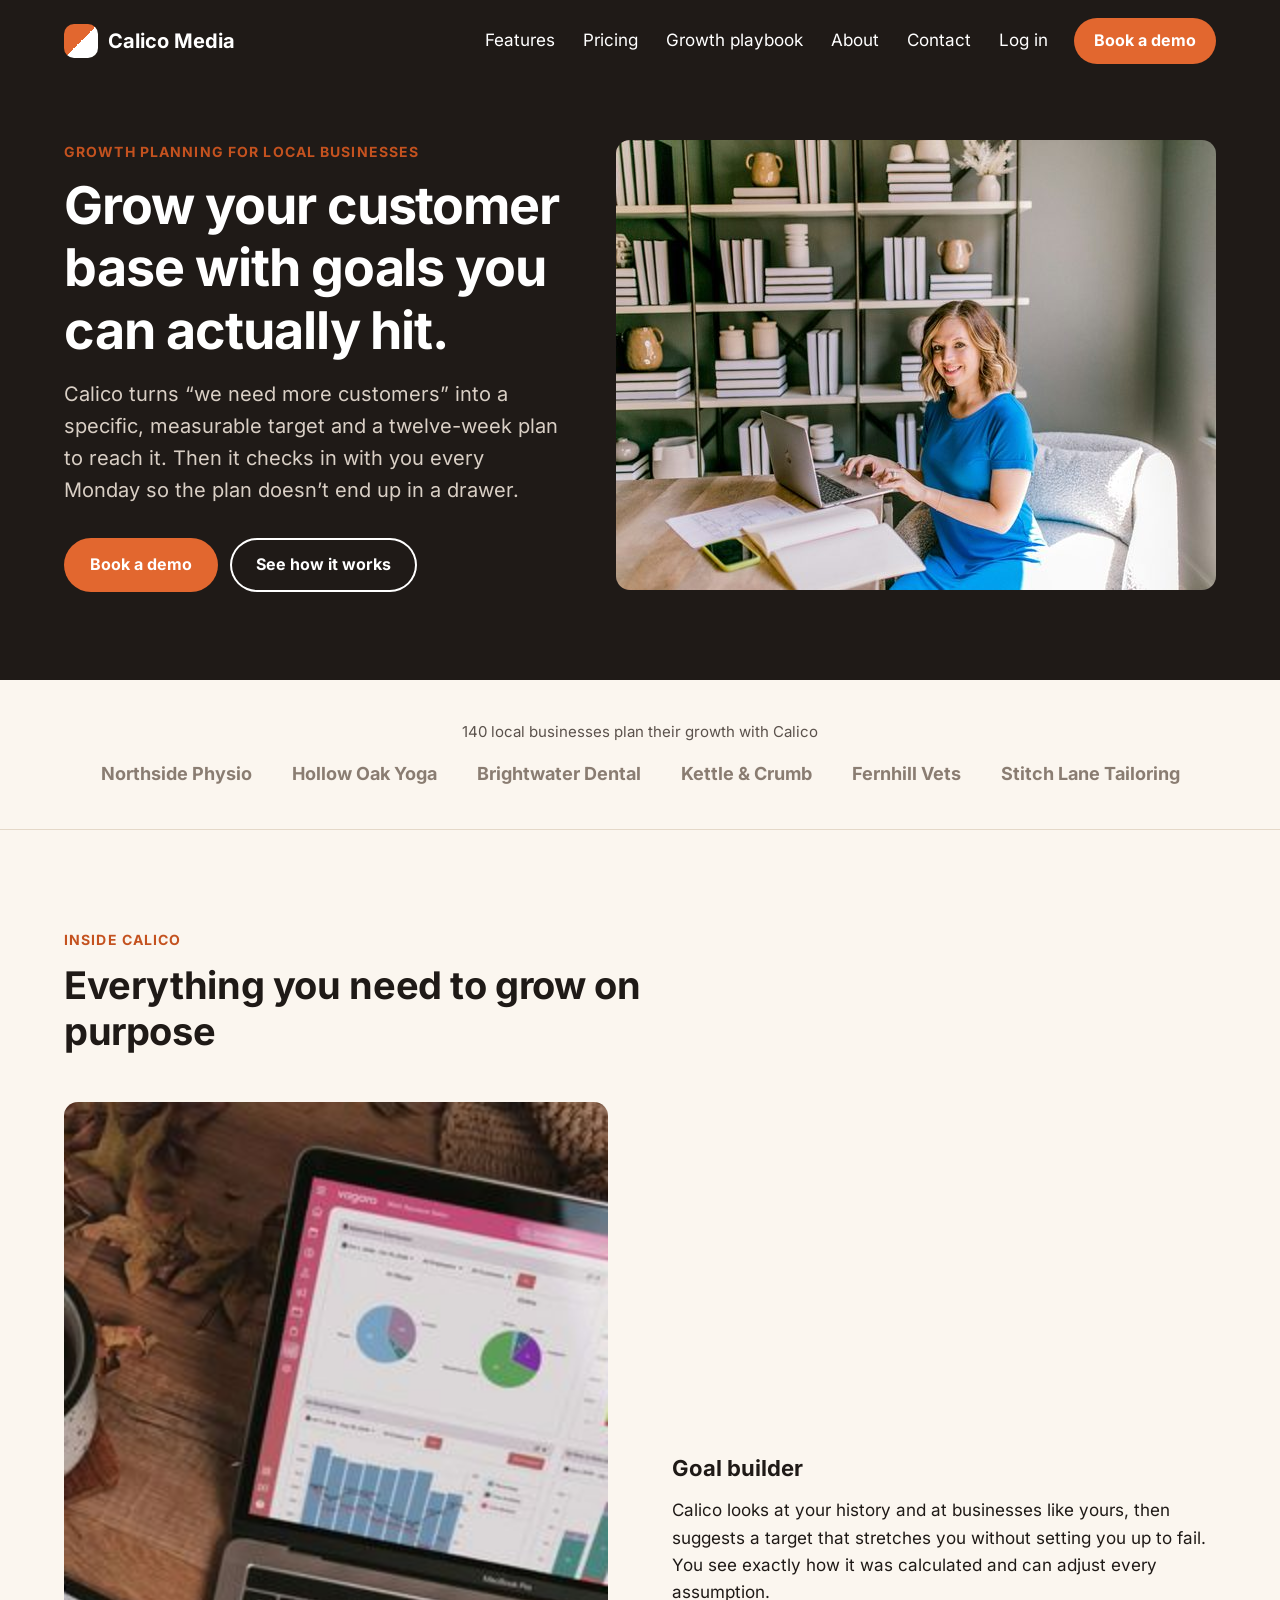
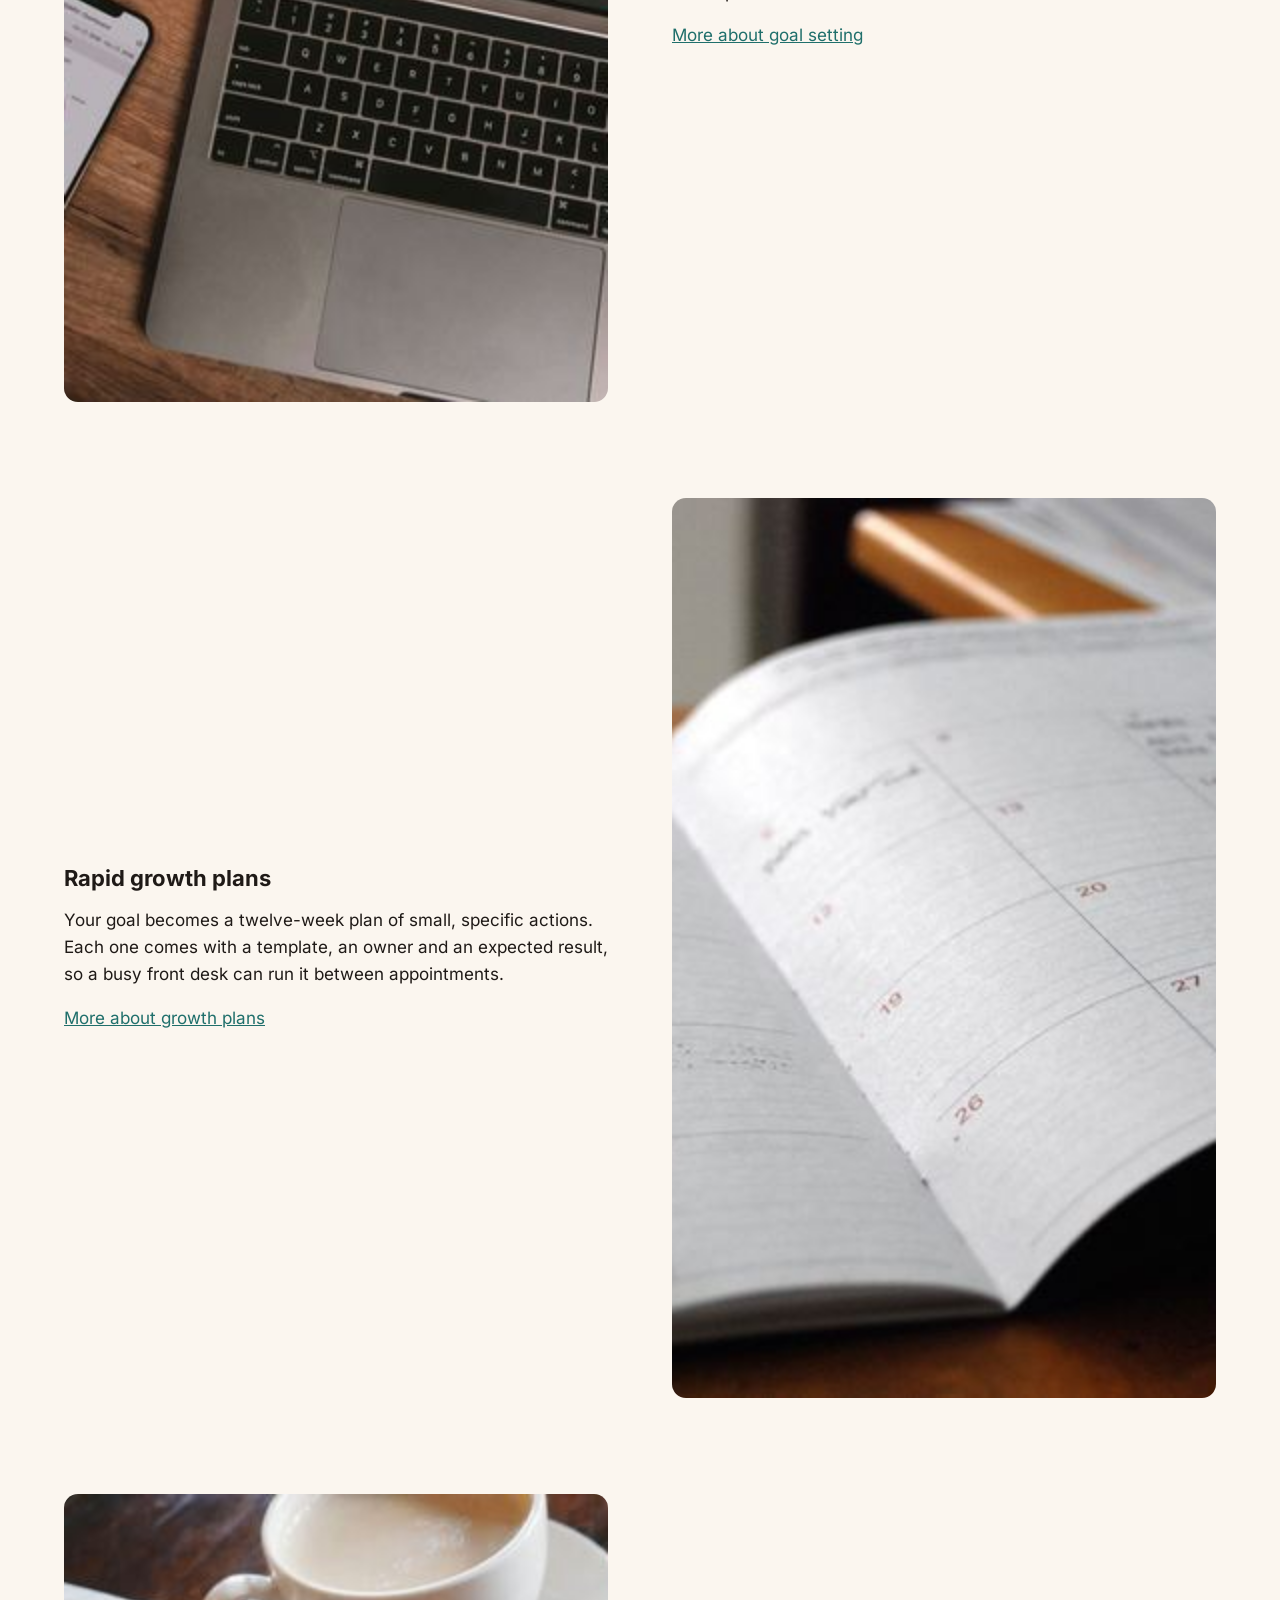
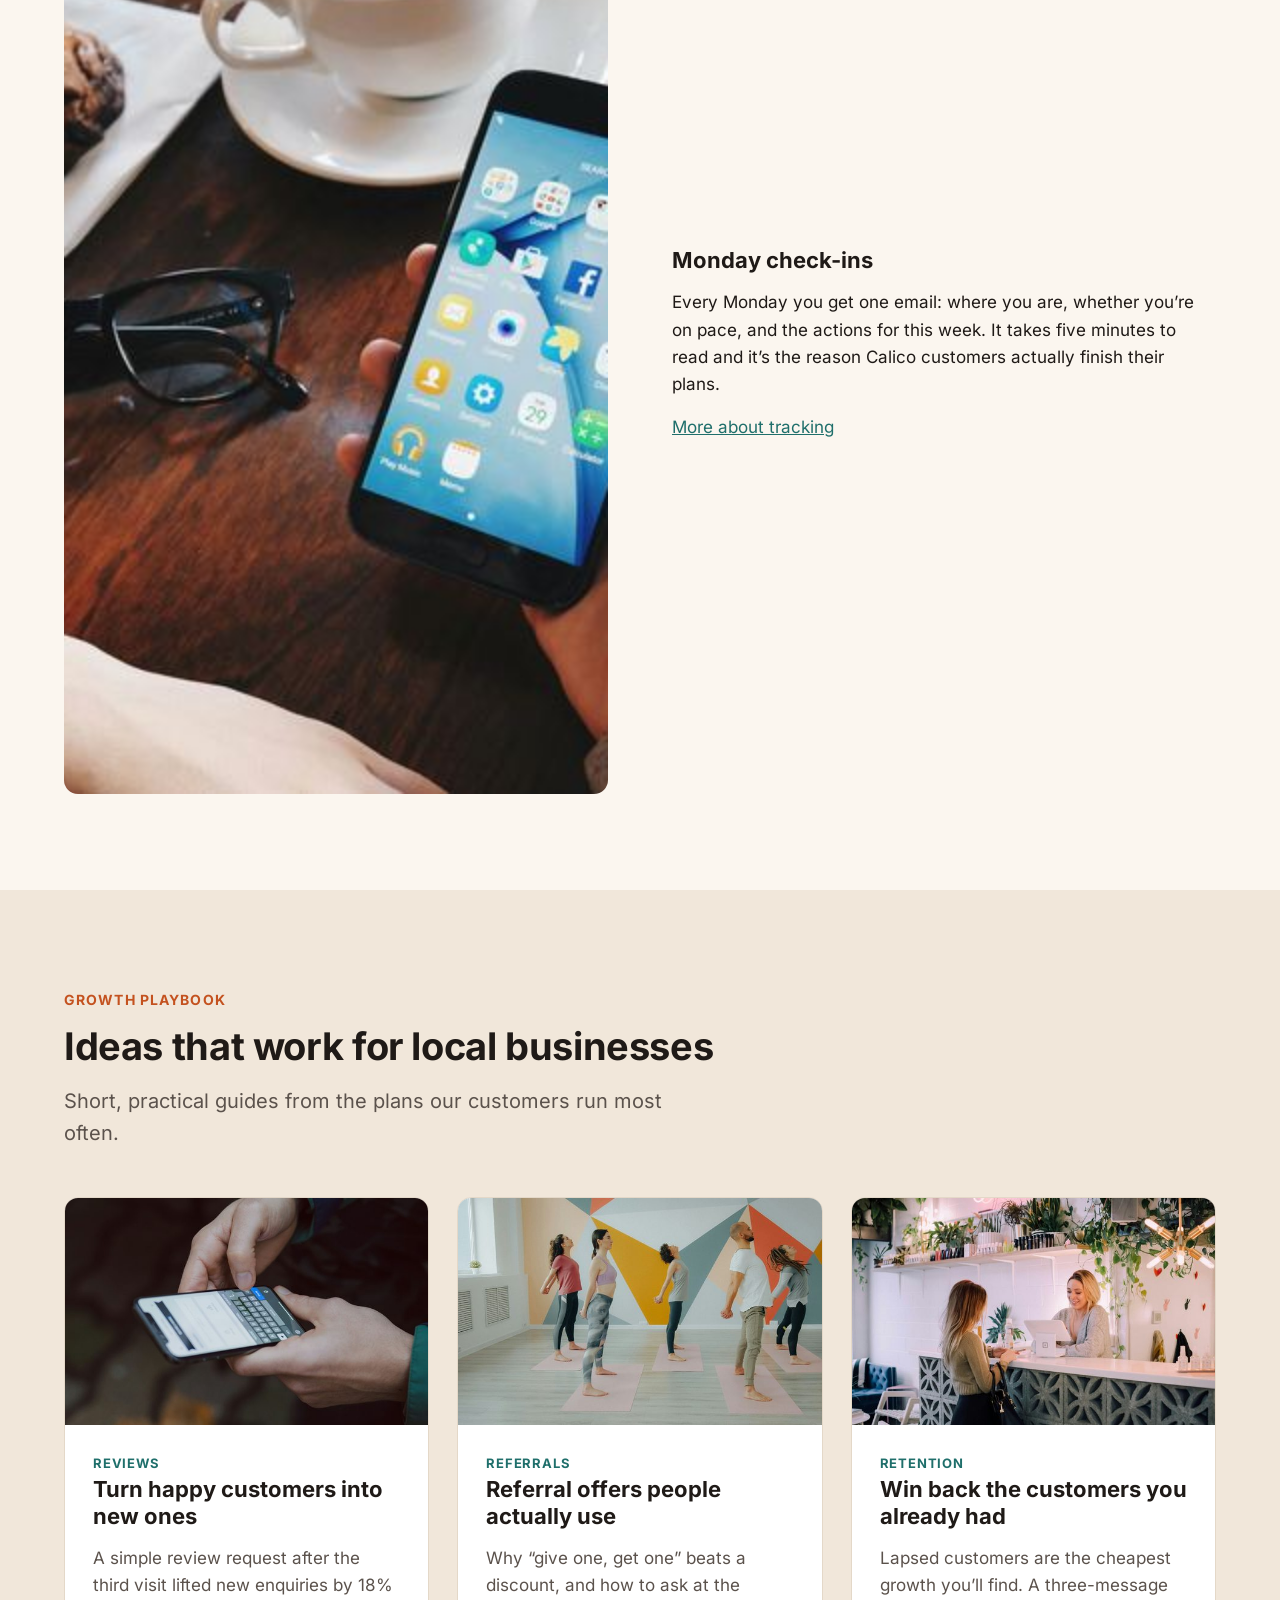
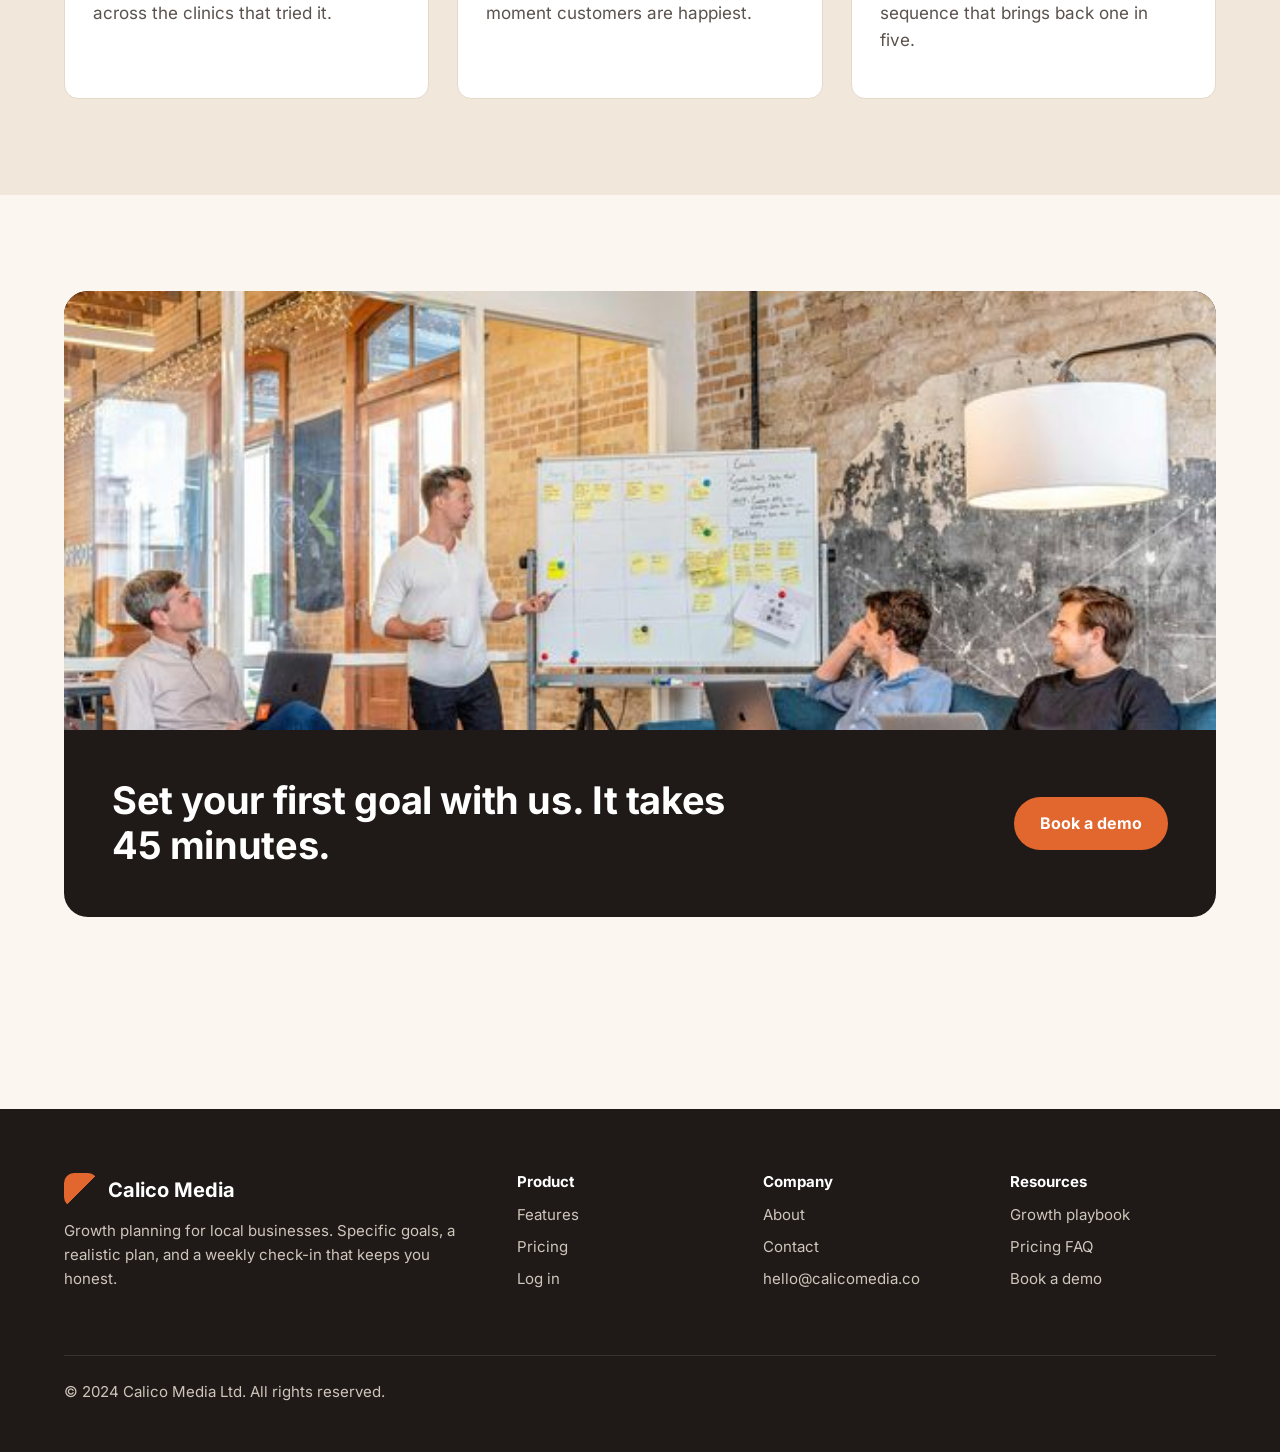
<file: public/index.html>
<!DOCTYPE html>
<html lang="en">
<head>
  <meta charset="utf-8">
  <meta name="viewport" content="width=device-width, initial-scale=1">
  <title>Calico Media | Growth planning for local businesses</title>
  <meta name="description" content="Calico helps local businesses grow their customer base with specific, measurable, realistic goals and a rapid growth plan you can run every week.">
  <link rel="stylesheet" href="css/styles.css">
</head>
<body>
  <header class="site-header site-header--home">
    <div class="container">
      <a class="logo" href="index.html"><span class="logo-mark"></span>Calico Media</a>
      <nav aria-label="Main">
        <ul class="nav-links">
          <li><a href="features.html">Features</a></li>
          <li><a href="pricing.html">Pricing</a></li>
          <li><a href="#playbook">Growth playbook</a></li>
          <li><a href="about.html">About</a></li>
          <li><a href="contact.html">Contact</a></li>
          <li><a href="https://app.calicomedia.co/login">Log in</a></li>
          <li><a class="btn" href="contact.html">Book a demo</a></li>
        </ul>
      </nav>
    </div>
  </header>

  <main>
    <section class="hero">
      <div class="container hero-inner">
        <div class="hero-text">
          <span class="eyebrow">Growth planning for local businesses</span>
          <h1>Grow your customer base with goals you can actually hit.</h1>
          <p class="lead">Calico turns &ldquo;we need more customers&rdquo; into a specific, measurable target and a twelve-week plan to reach it. Then it checks in with you every Monday so the plan doesn&rsquo;t end up in a drawer.</p>
          <div class="hero-actions">
            <a class="btn" href="contact.html">Book a demo</a>
            <a class="btn btn--ghost" href="features.html">See how it works</a>
          </div>
        </div>
        <div class="hero-media">
          <img
              class="hero-image" 
              src="images/hero-weekly-plan-desktop.jpg"
              srcset="images/hero-weekly-plan-mobile.jpg 600w,
                      images/hero-weekly-plan-desktop.jpg 1200w"
              sizes="(max-width: 768px) calc(100vw - 48px), 600px"
              alt="A business owner at her desk with a laptop and an open planner">
              
        </div>
      </div>
    </section>

    <section class="trust">
      <div class="container">
        <p>140 local businesses plan their growth with Calico</p>
        <ul class="trust-list">
          <li>Northside Physio</li>
          <li>Hollow Oak Yoga</li>
          <li>Brightwater Dental</li>
          <li>Kettle &amp; Crumb</li>
          <li>Fernhill Vets</li>
          <li>Stitch Lane Tailoring</li>
        </ul>
      </div>
    </section>

    <section class="section">
      <div class="container">
        <div class="section-intro">
          <span class="eyebrow">Inside Calico</span>
          <h2>Everything you need to grow on purpose</h2>
        </div>

        <div class="feature-row">
          <div class="feature-media">
            <img src="images/feature-goal-builder.jpg" 
            srcset="images/feature-goal-builder-phone.jpg 600w, 
            images/feature-goal-builder.jpg 1200w" sizes="(max-width: 768px) 
            calc(100vw - 48px), 568px" width="1200" height="900" 
            loading="lazy" decoding="async" 
            alt="Growth charts on a laptop and phone beside a cup of tea">
          </div>
          <div>
            <h3>Goal builder</h3>
            <p>Calico looks at your history and at businesses like yours, then suggests a target that stretches you without setting you up to fail. You see exactly how it was calculated and can adjust every assumption.</p>
            <a href="features.html">More about goal setting</a>
          </div>
        </div>

        <div class="feature-row feature-row--reverse">
          <div class="feature-media">
            <img src="images/feature-growth-plan.jpg"
             srcset="images/feature-growth-plan-phone.jpg 600w,
               images/feature-growth-plan.jpg 1200w" sizes="(max-width: 768px) 
               calc(100vw - 48px), 568px" width="1200" height="900"
               loading="lazy" decoding="async" 
               alt="An open planner showing the weeks ahead">
          </div>
          <div>
            <h3>Rapid growth plans</h3>
            <p>Your goal becomes a twelve-week plan of small, specific actions. Each one comes with a template, an owner and an expected result, so a busy front desk can run it between appointments.</p>
            <a href="features.html">More about growth plans</a>
          </div>
        </div>

        <div class="feature-row">
          <div class="feature-media">
            <img src="images/feature-monday-checkin.jpg"
             srcset="images/feature-monday-checkin-phone.jpg 600w,
              images/feature-monday-checkin.jpg 1200w" 
              sizes="(max-width: 768px) calc(100vw - 48px), 568px" 
              width="1200" height="900" loading="lazy" 
              decoding="async" 
              alt="Checking a phone over coffee on a Monday morning">
          </div>
          <div>
            <h3>Monday check-ins</h3>
            <p>Every Monday you get one email: where you are, whether you&rsquo;re on pace, and the actions for this week. It takes five minutes to read and it&rsquo;s the reason Calico customers actually finish their plans.</p>
            <a href="features.html">More about tracking</a>
          </div>
        </div>
      </div>
    </section>

    <section class="section section--sand" id="playbook">
      <div class="container">
        <div class="section-intro">
          <span class="eyebrow">Growth playbook</span>
          <h2>Ideas that work for local businesses</h2>
          <p class="lead">Short, practical guides from the plans our customers run most often.</p>
        </div>
        <div class="playbook-grid">
          <article class="card">
            <img src="images/playbook-reviews-desktop.jpg"
                 srcset="images/playbook-reviews-mobile.jpg 600w, images/playbook-reviews-desktop.jpg 1200w"
                 sizes="(max-width: 768px) calc(100vw - 48px), (max-width: 1248px) calc((100vw - 104px) / 3), 381px"
                 alt="A customer typing a review on their phone" loading="lazy" >
            <div class="card-body">
              <span class="card-tag">Reviews</span>
              <h3>Turn happy customers into new ones</h3>
              <p>A simple review request after the third visit lifted new enquiries by 18% across the clinics that tried it.</p>
            </div>
          </article>
          <article class="card">
            <img src="images/playbook-referrals-desktop.jpg"
                 srcset="images/playbook-referrals-mobile.jpg 600w, images/playbook-referrals-desktop.jpg 1200w"
                 sizes="(max-width: 768px) calc(100vw - 48px), (max-width: 1248px) calc((100vw - 104px) / 3), 381px"
                 alt="A group class stretching together in a yoga studio" loading="lazy">
            <div class="card-body">
              <span class="card-tag">Referrals</span>
              <h3>Referral offers people actually use</h3>
              <p>Why &ldquo;give one, get one&rdquo; beats a discount, and how to ask at the moment customers are happiest.</p>
            </div>
          </article>
          <article class="card">
            <img src="images/playbook-rebooking-desktop.jpg"
                 srcset="images/playbook-rebooking-mobile.jpg 600w, images/playbook-rebooking-desktop.jpg 1200w"
                 sizes="(max-width: 768px) calc(100vw - 48px), (max-width: 1248px) calc((100vw - 104px) / 3), 381px"
                 alt="A customer at the front desk booking her next visit" loading="lazy">
            <div class="card-body">
              <span class="card-tag">Retention</span>
              <h3>Win back the customers you already had</h3>
              <p>Lapsed customers are the cheapest growth you&rsquo;ll find. A three-message sequence that brings back one in five.</p>
            </div>
          </article>
        </div>
      </div>
    </section>

    <section class="section">
      <div class="container">
        <div class="cta-band">
          <img src="images/team-workshop-desktop.jpg"
               srcset="images/team-workshop-mobile.jpg 600w, images/team-workshop-desktop.jpg 1200w"
               sizes="(max-width: 768px) calc(100vw - 48px), 1152px"
               alt="The Calico Media team planning around a whiteboard" loading="lazy">
          <div class="cta-body">
            <h2>Set your first goal with us. It takes 45 minutes.</h2>
            <a class="btn" href="contact.html">Book a demo</a>
          </div>
        </div>
      </div>
    </section>
  </main>

  <footer class="site-footer">
    <div class="container">
      <div class="footer-grid">
        <div>
          <a class="logo" href="index.html"><span class="logo-mark"></span>Calico Media</a>
          <p>Growth planning for local businesses. Specific goals, a realistic plan, and a weekly check-in that keeps you honest.</p>
        </div>
        <div>
          <h4>Product</h4>
          <ul>
            <li><a href="features.html">Features</a></li>
            <li><a href="pricing.html">Pricing</a></li>
            <li><a href="https://app.calicomedia.co/login">Log in</a></li>
          </ul>
        </div>
        <div>
          <h4>Company</h4>
          <ul>
            <li><a href="about.html">About</a></li>
            <li><a href="contact.html">Contact</a></li>
            <li><a href="mailto:hello@calicomedia.co">hello@calicomedia.co</a></li>
          </ul>
        </div>
        <div>
          <h4>Resources</h4>
          <ul>
            <li><a href="index.html#playbook">Growth playbook</a></li>
            <li><a href="pricing.html#faq">Pricing FAQ</a></li>
            <li><a href="contact.html">Book a demo</a></li>
          </ul>
        </div>
      </div>
      <div class="footer-bottom">
        <p>&copy; 2024 Calico Media Ltd. All rights reserved.</p>
      </div>
    </div>
  </footer>
</body>
</html>
</file>
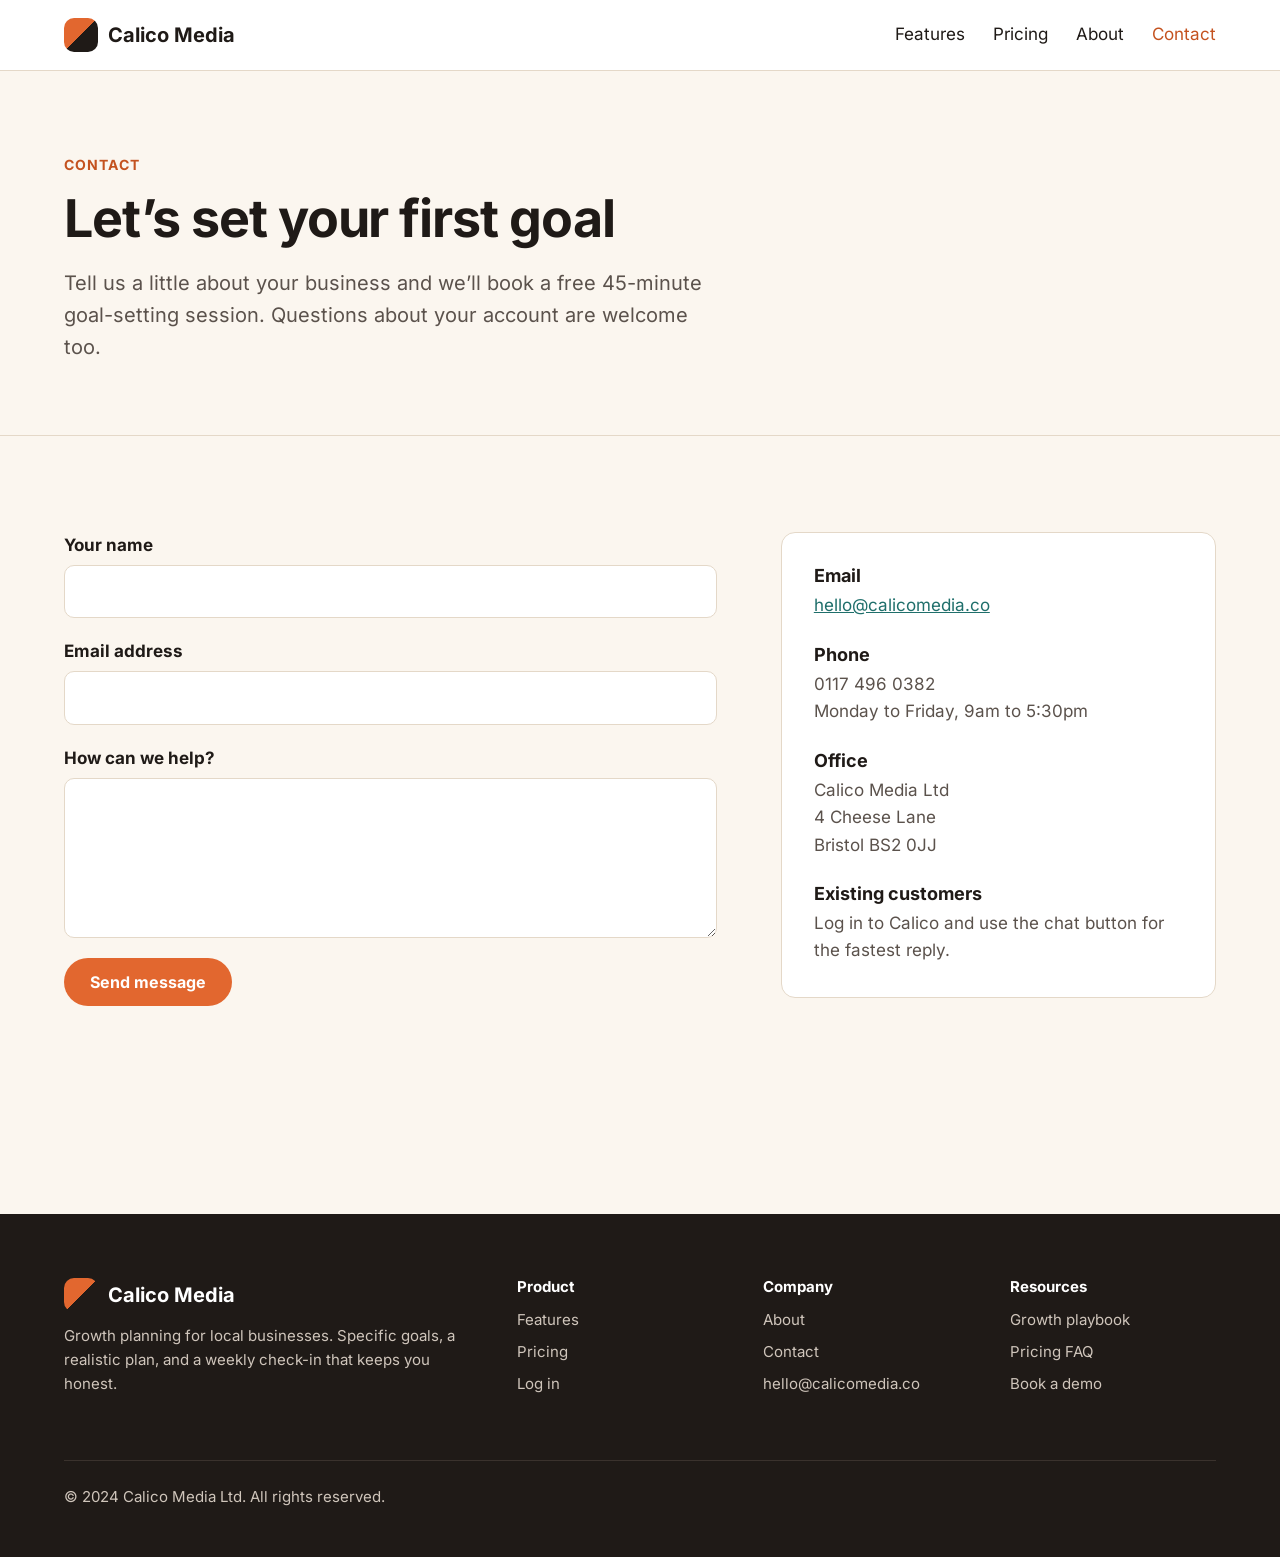
<file: public/contact.html>
<!DOCTYPE html>
<html lang="en">
<head>
  <meta charset="utf-8">
  <meta name="viewport" content="width=device-width, initial-scale=1">
  <title>Contact | Calico Media</title>
  <meta name="description" content="Book a demo or ask us a question. We reply within one business day.">
  <link rel="preconnect" href="https://fonts.googleapis.com">
  <link rel="preconnect" href="https://fonts.gstatic.com" crossorigin>
  <link href="https://fonts.googleapis.com/css2?family=Inter:wght@100;200;300;400;500;600;700;800;900&display=swap" rel="stylesheet">
  <link rel="stylesheet" href="css/styles.css">
</head>
<body>
  <header class="site-header">
    <div class="container">
      <a class="logo" href="index.html"><span class="logo-mark"></span>Calico Media</a>
      <nav aria-label="Main">
        <ul class="nav-links">
          <li><a href="features.html">Features</a></li>
          <li><a href="pricing.html">Pricing</a></li>
          <li><a href="about.html">About</a></li>
          <li><a href="contact.html" aria-current="page">Contact</a></li>
        </ul>
      </nav>
    </div>
  </header>

  <main>
    <section class="page-header">
      <div class="container">
        <span class="eyebrow">Contact</span>
        <h1>Let&rsquo;s set your first goal</h1>
        <p class="lead">Tell us a little about your business and we&rsquo;ll book a free 45-minute goal-setting session. Questions about your account are welcome too.</p>
      </div>
    </section>

    <section class="section">
      <div class="container contact-layout">
        <form class="contact-form" id="contact-form" action="/contact" method="post">
       
           <div class="honeypot-container" aria-hidden="true">
            <label for="website">Leave this field blank if you are human:</label>
            <input type="text" id="website" name="website" autocomplete="off"  tabindex="-1">
           </div> 
          
          <label for="name">Your name</label>
          <input type="text" id="name" name="name" required>

          <label for="email">Email address</label>
          <input type="email" id="email" name="email" required>

          <label for="message">How can we help?</label>
          <textarea id="message" name="message" required></textarea>

          <button class="btn" type="submit">Send message</button>
          <p class="form-status" id="form-status" role="status"></p>
        </form>

        <aside class="contact-aside">
          <h3>Email</h3>
          <p><a href="mailto:hello@calicomedia.co">hello@calicomedia.co</a></p>
          <h3>Phone</h3>
          <p>0117 496 0382<br>Monday to Friday, 9am to 5:30pm</p>
          <h3>Office</h3>
          <p>Calico Media Ltd<br>4 Cheese Lane<br>Bristol BS2 0JJ</p>
          <h3>Existing customers</h3>
          <p>Log in to Calico and use the chat button for the fastest reply.</p>
        </aside>
      </div>
    </section>
  </main>

  <footer class="site-footer">
    <div class="container">
      <div class="footer-grid">
        <div>
          <a class="logo" href="index.html"><span class="logo-mark"></span>Calico Media</a>
          <p>Growth planning for local businesses. Specific goals, a realistic plan, and a weekly check-in that keeps you honest.</p>
        </div>
        <div>
          <h4>Product</h4>
          <ul>
            <li><a href="features.html">Features</a></li>
            <li><a href="pricing.html">Pricing</a></li>
            <li><a href="https://app.calicomedia.co/login">Log in</a></li>
          </ul>
        </div>
        <div>
          <h4>Company</h4>
          <ul>
            <li><a href="about.html">About</a></li>
            <li><a href="contact.html">Contact</a></li>
            <li><a href="mailto:hello@calicomedia.co">hello@calicomedia.co</a></li>
          </ul>
        </div>
        <div>
          <h4>Resources</h4>
          <ul>
            <li><a href="index.html#playbook">Growth playbook</a></li>
            <li><a href="pricing.html#faq">Pricing FAQ</a></li>
            <li><a href="contact.html">Book a demo</a></li>
          </ul>
        </div>
      </div>
      <div class="footer-bottom">
        <p>&copy; 2024 Calico Media Ltd. All rights reserved.</p>
      </div>
    </div>
  </footer>
  <script src="js/contact.js"></script>
</body>
</html>
</file>
<file: public/css/styles.css>
/* Calico Media marketing site */

:root {
  --ink: #1f1a17;
  --ink-soft: #5b524c;
  --cream: #fbf6ef;
  --sand: #f1e7da;
  --white: #ffffff;
  --orange: #e2672f;
  --orange-dark: #c4521f;
  --teal: #1f6f6b;
  --line: #e4d8c8;
  --radius: 14px;
}

 
@font-face {
  font-family: 'Inter';
  src: url('../fonts/inter-v20-latin-regular.woff2') format('woff2');
  font-weight: 400;
  font-style: normal;
  font-display: swap;
}

@font-face {
  font-family: 'Inter';
  src: url('../fonts/inter-v20-latin-700.woff2') format('woff2');
  font-weight: 700;
  font-style: normal;
  font-display: swap;
}
 
*,
*::before,
*::after {
  box-sizing: border-box;
}

body {
  margin: 0;
  font-family: 'Inter', -apple-system, BlinkMacSystemFont, 'Segoe UI', sans-serif;
  font-weight: 400;
  font-size: 17px;
  line-height: 1.6;
  color: var(--ink);
  background: var(--cream);
}

h1,
h2,
h3,
h4 {
  font-weight: 700;
  line-height: 1.2;
  margin: 0 0 16px;
}

h1 {
  font-size: 52px;
  letter-spacing: -0.02em;
}

h2 {
  font-size: 38px;
  letter-spacing: -0.01em;
}

h3 {
  font-size: 22px;
}

p {
  margin: 0 0 16px;
}

a {
  color: var(--teal);
}

img {
  max-width: 100%;
}

.container {
  max-width: 1200px;
  margin: 0 auto;
  padding: 0 24px;
}

.section {
  padding: 96px 0;
}

.section--sand {
  background: var(--sand);
}

.eyebrow {
  display: inline-block;
  font-size: 14px;
  font-weight: 700;
  letter-spacing: 0.08em;
  text-transform: uppercase;
  color: var(--orange-dark);
  margin-bottom: 12px;
}

.lead {
  font-size: 20px;
  color: var(--ink-soft);
  max-width: 640px;
}

.section-intro {
  max-width: 680px;
  margin-bottom: 48px;
}

.btn {
  display: inline-block;
  padding: 14px 26px;
  border-radius: 999px;
  background: var(--orange);
  color: var(--white);
  font-weight: 700;
  text-decoration: none;
  border: 0;
  font-size: 16px;
  font-family: inherit;
  cursor: pointer;
}

.btn:hover {
  background: var(--orange-dark);
}

.btn--ghost {
  background: transparent;
  color: inherit;
  box-shadow: inset 0 0 0 2px currentColor;
}

.btn--ghost:hover {
  background: rgba(255, 255, 255, 0.1);
}

/* Header */

.site-header {
  background: var(--white);
  border-bottom: 1px solid var(--line);
}

.site-header .container {
  display: flex;
  flex-wrap: wrap;
  align-items: center;
  justify-content: space-between;
  gap: 12px 32px;
  padding-top: 18px;
  padding-bottom: 18px;
}

.logo {
  display: flex;
  align-items: center;
  gap: 10px;
  flex-shrink: 0;
  font-size: 20px;
  font-weight: 700;
  color: var(--ink);
  text-decoration: none;
}

.logo-mark {
  width: 34px;
  height: 34px;
  border-radius: 10px;
  background: linear-gradient(135deg, var(--orange) 0%, var(--orange) 50%, var(--ink) 50%, var(--ink) 100%);
}

.nav-links {
  display: flex;
  flex-wrap: wrap;
  align-items: center;
  gap: 8px 28px;
  list-style: none;
  margin: 0;
  padding: 0;
}

.nav-links a {
  color: var(--ink);
  text-decoration: none;
}

.nav-links a:hover,
.nav-links a[aria-current='page'] {
  color: var(--orange-dark);
}

.site-header--home {
  background: var(--ink);
  border-bottom: 0;
}

.site-header--home .logo,
.site-header--home .nav-links a {
  color: var(--white);
}

.site-header--home .logo-mark {
  background: linear-gradient(135deg, var(--orange) 0%, var(--orange) 50%, var(--white) 50%, var(--white) 100%);
}

.site-header--home .container {
  flex-wrap: nowrap;
}

.site-header--home nav {
  min-width: 0;
}

.site-header--home .nav-links {
  flex-wrap: nowrap;
  gap: 0;
}

.site-header--home .nav-links li {
  min-width: 0;
}

.site-header--home .nav-links a {
  display: block;
  padding: 0 14px;
  white-space: nowrap;
}

.site-header--home .nav-links li:last-child {
  flex-shrink: 0;
}

.site-header--home .nav-links .btn {
  margin-left: 12px;
  padding: 10px 20px;
}

/* Home hero */

.hero {
  background: var(--ink);
  color: var(--white);
  padding: 56px 0 88px;
}

.hero-inner {
  display: flex;
  align-items: center;
  gap: 56px;
}

.hero-text {
  flex: 1;
}

.hero-text .lead {
  color: #d9cfc5;
}

.hero-actions {
  display: flex;
  flex-wrap: wrap;
  gap: 12px;
  margin-top: 32px;
}

.hero-media {
  width: 600px;
  flex-shrink: 0;
}

.hero-image {
  width: 100%;
  aspect-ratio: 4 / 3;
  object-fit: cover;
  border-radius: var(--radius);
  display: block;
}

/* Trust strip */

.trust {
  padding: 40px 0;
  border-bottom: 1px solid var(--line);
  text-align: center;
}

.trust p {
  color: var(--ink-soft);
  font-size: 15px;
}

.trust-list {
  display: flex;
  flex-wrap: wrap;
  justify-content: center;
  gap: 12px 40px;
  list-style: none;
  margin: 0;
  padding: 0;
  font-weight: 700;
  font-size: 18px;
  color: #8a7d72;
}

/* Steps */

.steps {
  display: grid;
  grid-template-columns: repeat(auto-fit, minmax(240px, 1fr));
  gap: 24px;
}

.step {
  background: var(--white);
  border: 1px solid var(--line);
  border-radius: var(--radius);
  padding: 32px;
}

.step-number {
  display: inline-flex;
  align-items: center;
  justify-content: center;
  width: 40px;
  height: 40px;
  border-radius: 50%;
  background: var(--sand);
  color: var(--orange-dark);
  font-weight: 700;
  margin-bottom: 16px;
}

/* Check list */

.check-list {
  list-style: none;
  margin: 24px 0 0;
  padding: 0;
}

.check-list li {
  position: relative;
  padding-left: 32px;
  margin-bottom: 14px;
}

.check-list li::before {
  content: '';
  position: absolute;
  left: 0;
  top: 6px;
  width: 16px;
  height: 16px;
  border-radius: 50%;
  background: var(--teal);
  box-shadow: inset 0 0 0 4px #cfe6e4;
}

/* FAQ */

.faq {
  max-width: 820px;
}

.faq details {
  border-top: 1px solid var(--line);
  padding: 20px 0;
}

.faq details:last-child {
  border-bottom: 1px solid var(--line);
}

.faq summary {
  font-weight: 700;
  font-size: 19px;
  cursor: pointer;
}

.faq details p {
  margin-top: 12px;
  color: var(--ink-soft);
}

/* Feature rows */

.feature-row {
  display: grid;
  grid-template-columns: 1fr 1fr;
  gap: 64px;
  align-items: center;
  margin-bottom: 96px;
}

.feature-row:last-child {
  margin-bottom: 0;
}

.feature-row--reverse .feature-media {
  order: 2;
}

.feature-media img {
  display: block;
  width: 100%;
  aspect-ratio: 4 / 3;
  object-fit: cover;
  border-radius: var(--radius);
}

/* Playbook */

.playbook-grid {
  display: grid;
  grid-template-columns: repeat(auto-fit, minmax(300px, 1fr));
  gap: 28px;
}

/* Card grid */

.card-grid {
  display: grid;
  grid-template-columns: repeat(3, 1fr);
  gap: 28px;
}

.card {
  background: var(--white);
  border: 1px solid var(--line);
  border-radius: var(--radius);
  overflow: hidden;
}

.card img {
  display: block;
  width: 100%;
  aspect-ratio: 16 / 10;
  object-fit: cover;
}

.card-body {
  padding: 24px 28px 28px;
}

.card-body p {
  color: var(--ink-soft);
}

.card-tag {
  font-size: 13px;
  font-weight: 700;
  text-transform: uppercase;
  letter-spacing: 0.06em;
  color: var(--teal);
}

.icon-dot {
  width: 44px;
  height: 44px;
  border-radius: 12px;
  background: var(--sand);
  margin-bottom: 18px;
  position: relative;
}

.icon-dot::after {
  content: '';
  position: absolute;
  inset: 13px;
  border-radius: 50%;
  background: var(--orange);
}

/* CTA band */

.cta-band {
  background: var(--ink);
  color: var(--white);
  border-radius: 24px;
  overflow: hidden;
}

.cta-band img {
  display: block;
  width: 100%;
  aspect-ratio: 21 / 8;
  object-fit: cover;
}

.cta-body {
  padding: 48px;
  display: flex;
  flex-wrap: wrap;
  align-items: center;
  justify-content: space-between;
  gap: 24px;
}

.cta-body h2 {
  margin: 0;
  max-width: 620px;
}

/* Page header (inner pages) */

.page-header {
  padding: 80px 0 56px;
  border-bottom: 1px solid var(--line);
}

/* Pricing */

.pricing-grid {
  display: grid;
  grid-template-columns: repeat(auto-fit, minmax(260px, 1fr));
  gap: 24px;
  align-items: stretch;
}

.pricing-card {
  background: var(--white);
  border: 1px solid var(--line);
  border-radius: var(--radius);
  padding: 36px 32px;
  display: flex;
  flex-direction: column;
}

.pricing-card--featured {
  border: 2px solid var(--orange);
  box-shadow: 0 24px 48px rgba(226, 103, 47, 0.14);
}

.plan-badge {
  align-self: flex-start;
  font-size: 13px;
  font-weight: 700;
  background: var(--orange);
  color: var(--white);
  border-radius: 999px;
  padding: 4px 12px;
  margin-bottom: 16px;
}

.price {
  font-size: 48px;
  font-weight: 700;
  margin: 8px 0 4px;
}

.price small {
  font-size: 17px;
  font-weight: 400;
  color: var(--ink-soft);
}

.pricing-card .check-list {
  flex: 1;
  margin-bottom: 28px;
}

.pricing-card .btn {
  text-align: center;
}

.pricing-note {
  margin-top: 32px;
  color: var(--ink-soft);
  font-size: 15px;
}

/* About */

.stats {
  display: grid;
  grid-template-columns: repeat(auto-fit, minmax(160px, 1fr));
  gap: 16px;
}

.stat {
  background: var(--white);
  border: 1px solid var(--line);
  border-radius: var(--radius);
  padding: 28px 20px;
}

.stat-number {
  display: block;
  font-size: 48px;
  font-weight: 700;
  color: var(--orange-dark);
}

.stat-label {
  display: block;
  font-size: 15px;
  color: var(--ink-soft);
}

.prose {
  max-width: 720px;
}

.team-grid {
  display: grid;
  grid-template-columns: repeat(auto-fit, minmax(220px, 1fr));
  gap: 24px;
}

.person {
  background: var(--white);
  border: 1px solid var(--line);
  border-radius: var(--radius);
  padding: 28px;
}

.avatar {
  width: 56px;
  height: 56px;
  border-radius: 50%;
  background: var(--sand);
  color: var(--orange-dark);
  display: flex;
  align-items: center;
  justify-content: center;
  font-weight: 700;
  margin-bottom: 16px;
}

.person p {
  color: var(--ink-soft);
  font-size: 15px;
  margin: 0;
}

/* Contact */

.honeypot-container {
    position: absolute;
    left: -9999px;
    top: -9999px;
    width: 1px;
    height: 1px;
    overflow: hidden;
}

.contact-layout {
  display: grid;
  grid-template-columns: 3fr 2fr;
  gap: 64px;
}

.contact-form label {
  display: block;
  font-weight: 700;
  margin-bottom: 6px;
}

.contact-form input,
.contact-form textarea {
  display: block;
  width: 100%;
  font: inherit;
  padding: 12px 14px;
  border: 1px solid var(--line);
  border-radius: 10px;
  background: var(--white);
  margin-bottom: 20px;
}

.contact-form textarea {
  min-height: 160px;
  resize: vertical;
}

.form-status {
  margin-top: 16px;
  font-weight: 700;
}

.form-status--success {
  color: var(--teal);
}

.form-status--error {
  color: #b3261e;
}

.contact-aside {
  background: var(--white);
  border: 1px solid var(--line);
  border-radius: var(--radius);
  padding: 32px;
  align-self: start;
}

.contact-aside h3 {
  font-size: 18px;
  margin-top: 24px;
  margin-bottom: 6px;
}

.contact-aside h3:first-child {
  margin-top: 0;
}

.contact-aside p {
  color: var(--ink-soft);
  margin: 0;
}

/* Footer */

.site-footer {
  background: var(--ink);
  color: #cfc5bb;
  padding: 64px 0 32px;
  margin-top: 96px;
  font-size: 15px;
}

.footer-grid {
  display: grid;
  grid-template-columns: 2fr 1fr 1fr 1fr;
  gap: 40px;
}

.site-footer h4 {
  color: var(--white);
  font-size: 15px;
  margin-bottom: 12px;
}

.site-footer ul {
  list-style: none;
  margin: 0;
  padding: 0;
}

.site-footer li {
  margin-bottom: 8px;
}

.site-footer a {
  color: #cfc5bb;
  text-decoration: none;
}

.site-footer a:hover {
  color: var(--white);
}

.site-footer .logo {
  color: var(--white);
  margin-bottom: 12px;
}

.footer-bottom {
  border-top: 1px solid #3a322d;
  margin-top: 48px;
  padding-top: 24px;
}

@media (min-width: 769px) and (max-width: 890px) {
  .site-header--home .container {
    flex-wrap: wrap;
  }

  .site-header--home nav {
    width: 100%;
  }

  .site-header--home .nav-links {
    justify-content: space-between;
    flex-wrap: wrap;
    gap: 8px 4px;
  }

  .site-header--home .nav-links a {
    padding-inline: 8px;
  }

  .site-header--home .nav-links .btn {
    margin-left: 4px;
    padding-inline: 14px;
  }
}

@media (max-width: 768px) {
  h1 {
    font-size: 40px;
  }

  h2 {
    font-size: 30px;
  }

  .section {
    padding: 64px 0;
  }

  .site-header--home .container {
    flex-wrap: wrap;
  }

  .site-header--home nav {
    width: 100%;
  }

  .site-header--home .nav-links {
    flex-wrap: wrap;
    gap: 8px 0;
  }

  .hero-inner {
    flex-direction: column-reverse;
    align-items: stretch;
    gap: 40px;
  }

  .hero-text,
  .hero-media {
    min-width: 0;
  }

  .hero-media {
    width: 100%;
    max-width: 100%;
    flex-shrink: 1;
  }

  .playbook-grid {
    grid-template-columns: 1fr;
  }

  .feature-row {
    grid-template-columns: 1fr;
    gap: 25px;
    margin-bottom: 50px;
  }

  .feature-row--reverse .feature-media {
    order: 0;
  }

  .card-grid {
    grid-template-columns: repeat(2, 1fr);
  }

  .contact-layout {
    grid-template-columns: 1fr;
    gap: 40px;
  }

  .footer-grid {
    grid-template-columns: 1fr 1fr;
  }
}

@media (min-width: 768px) and (max-width: 1060px) {
  .hero-text {
    width: 100%;
    max-width: 820px;
    margin-inline: auto;
  }

  .hero-text h1 {
    font-size: clamp(40px, 5vw, 48px);
    line-height: 1.15;
  }

  .hero-text .lead {
    max-width: 760px;
    font-size: clamp(16px, 1.9vw, 18px);
  }

  .hero-media {
    width: 57%;
    max-width: 600px;
    margin-inline: auto;
  }
}


@media (max-width: 480px) {
  h1 {
    font-size: 34px;
  }

  .card-grid {
    grid-template-columns: 1fr;
  }

  .cta-body {
    padding: 32px 24px;
  }

  .footer-grid {
    grid-template-columns: 1fr;
  }
}
</file>
